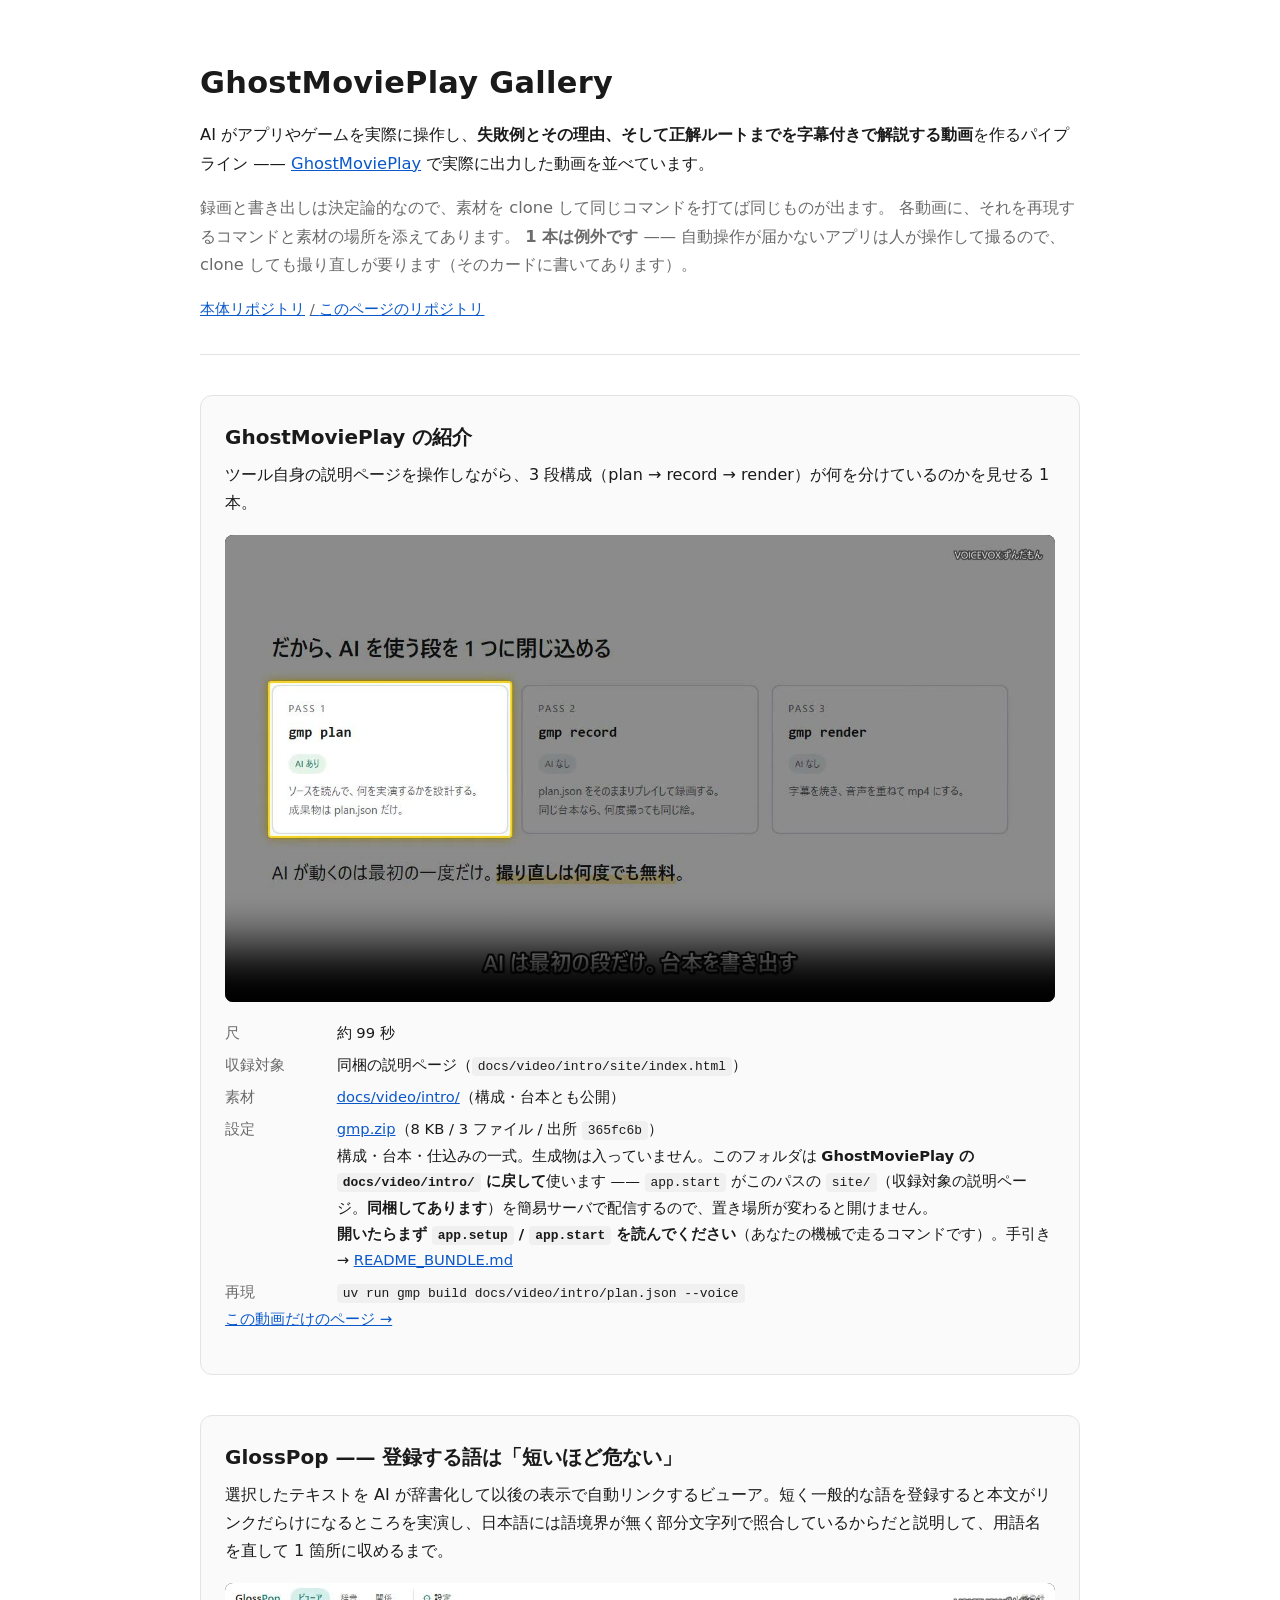
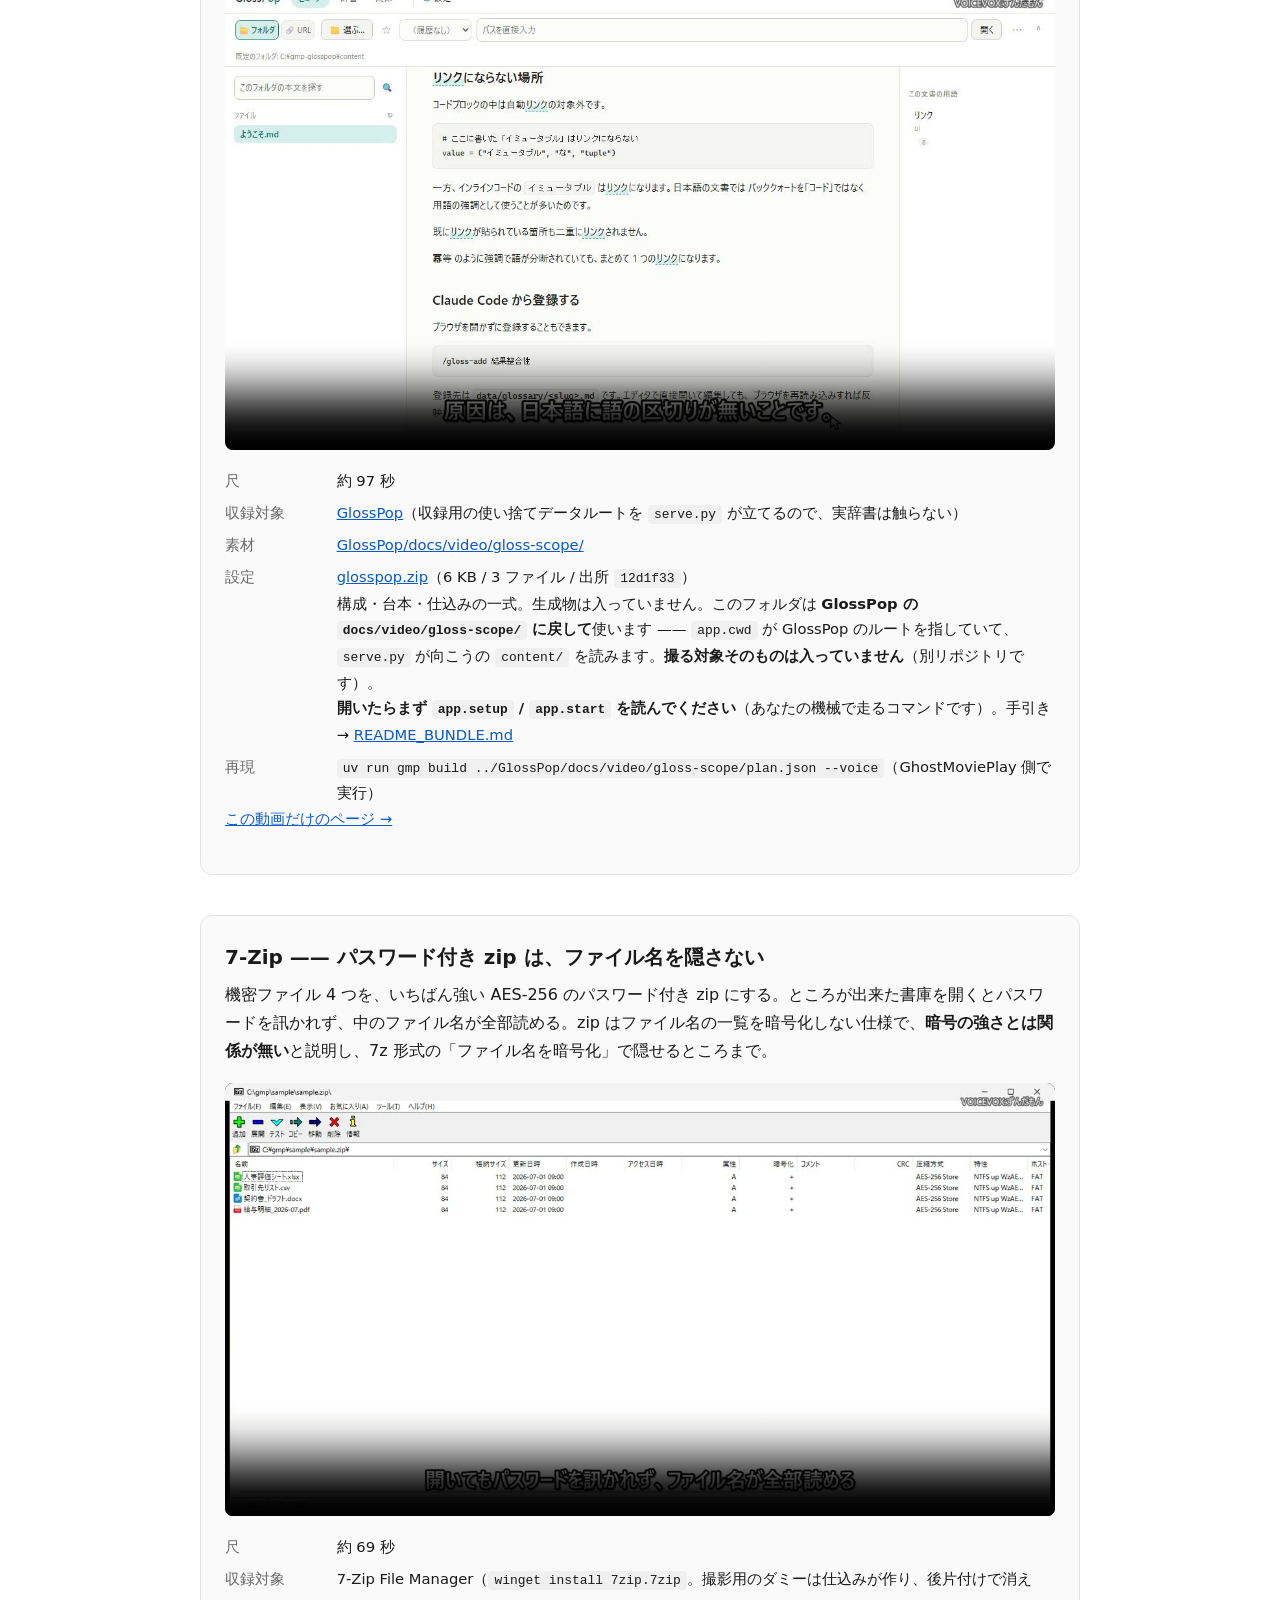
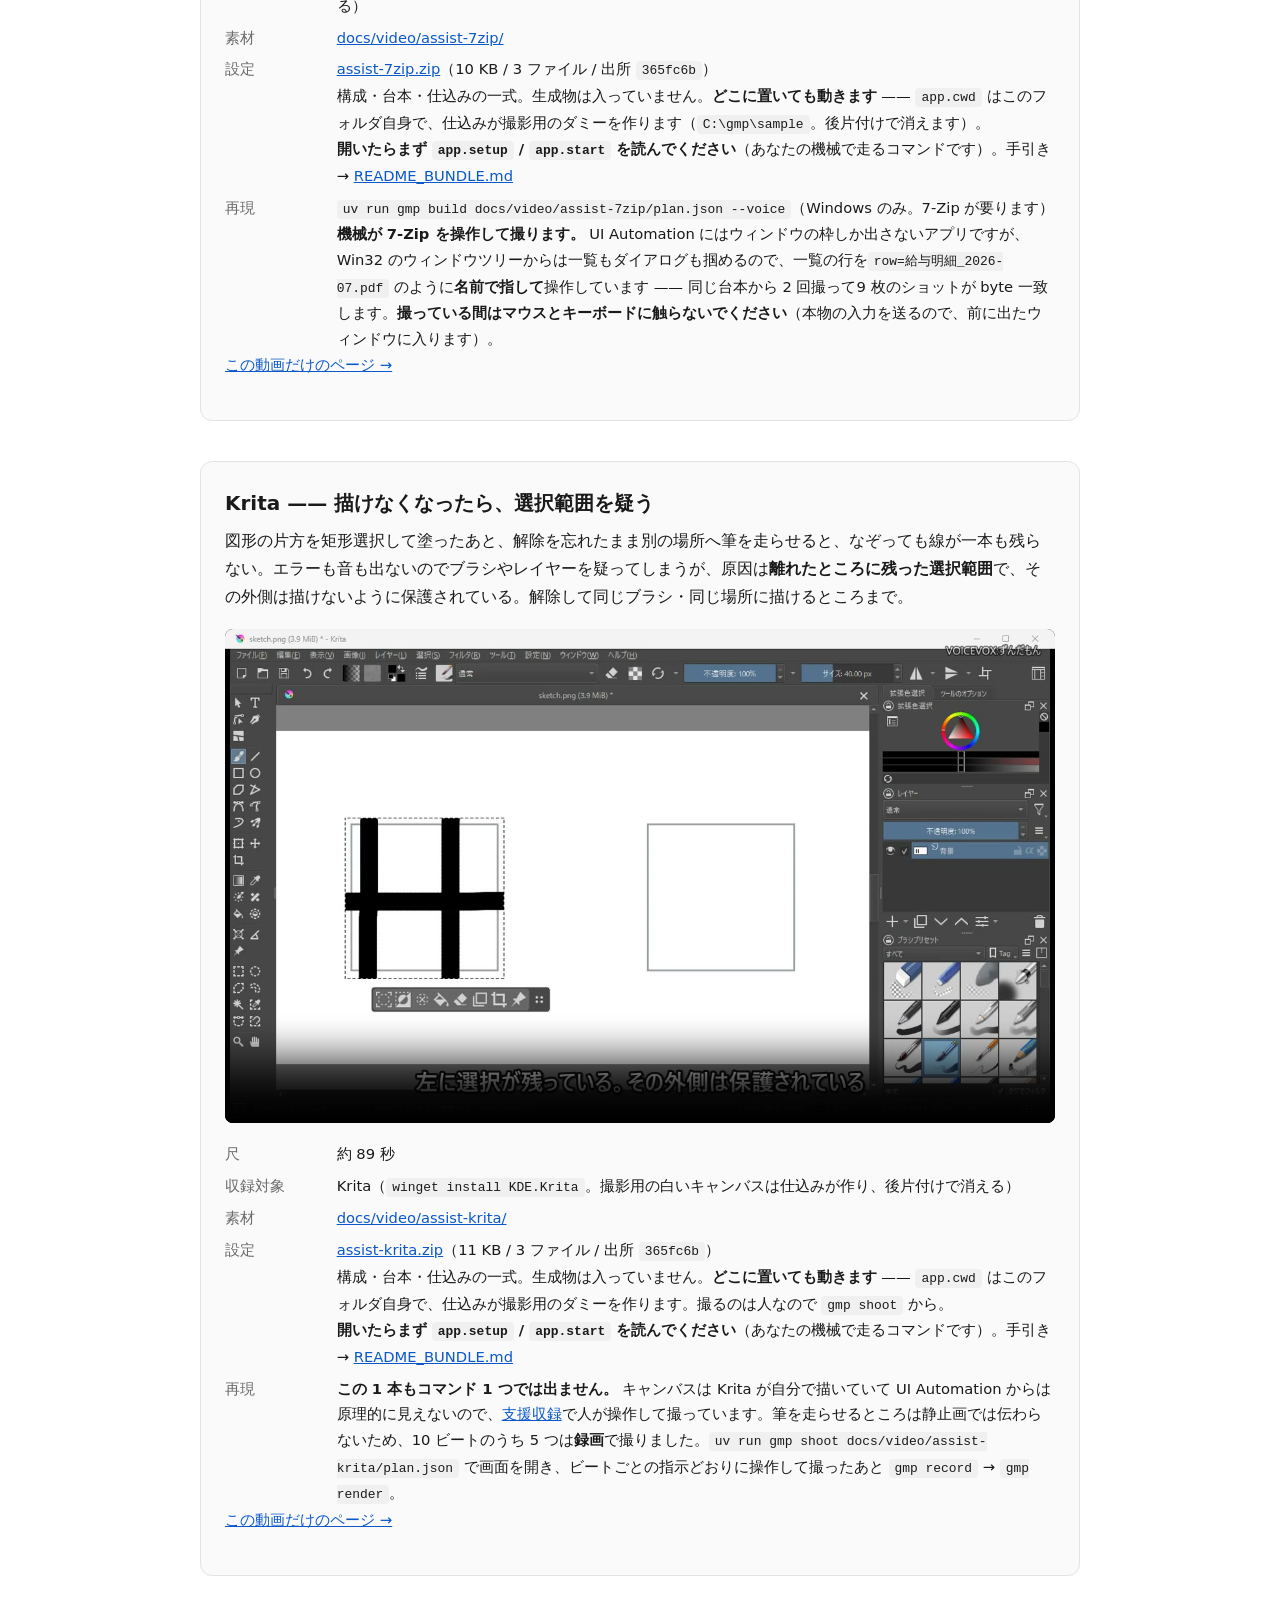
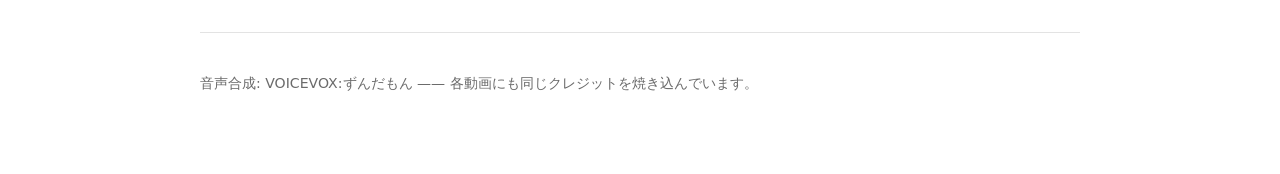
<file: index.html>
<!doctype html>
<html lang="ja">
<head>
<meta charset="utf-8">
<meta name="viewport" content="width=device-width, initial-scale=1">
<title>GhostMoviePlay Gallery</title>
<link rel="icon" href="data:image/svg+xml,%3Csvg%20xmlns='http://www.w3.org/2000/svg'%20viewBox='0%200%2032%2032'%3E%3Crect%20width='32'%20height='32'%20rx='7'%20fill='%231d6ae5'/%3E%3Cpath%20d='M13%2010.5L22%2016l-9%205.5z'%20fill='%23fff'/%3E%3C/svg%3E">
<link rel="stylesheet" href="style.css">
<meta name="description" content="GhostMoviePlay で作った実演解説動画の実例集。素材はすべて公開されていて、clone すれば同じ動画が出ます。">
<meta property="og:title" content="GhostMoviePlay Gallery">
<meta property="og:description" content="GhostMoviePlay で作った実演解説動画の実例集。素材はすべて公開されていて、clone すれば同じ動画が出ます。">
<meta property="og:url" content="https://lancard-aikawa.github.io/GhostMoviePlayGallery/">
<meta property="og:image" content="https://lancard-aikawa.github.io/GhostMoviePlayGallery/videos/gmp.jpg">
<meta property="og:site_name" content="GhostMoviePlay Gallery">
<meta property="og:locale" content="ja_JP">
<meta name="twitter:card" content="summary_large_image">
<meta property="og:type" content="website">
</head>
<body>
<div class="wrap">

<header>
  <h1>GhostMoviePlay Gallery</h1>
  <p class="lede">
    AI がアプリやゲームを実際に操作し、<strong>失敗例とその理由、そして正解ルートまでを字幕付きで解説する動画</strong>を作るパイプライン
    —— <a href="https://github.com/lancard-aikawa/GhostMoviePlay">GhostMoviePlay</a> で実際に出力した動画を並べています。
  </p>
  <p class="lede muted">
    録画と書き出しは決定論的なので、素材を clone して同じコマンドを打てば同じものが出ます。
    各動画に、それを再現するコマンドと素材の場所を添えてあります。
    <strong>1 本は例外です</strong> —— 自動操作が届かないアプリは人が操作して撮るので、
    clone しても撮り直しが要ります（そのカードに書いてあります）。
  </p>
  <p class="toplinks">
    <a href="https://github.com/lancard-aikawa/GhostMoviePlay">本体リポジトリ</a>
    <a href="https://github.com/lancard-aikawa/GhostMoviePlayGallery">このページのリポジトリ</a>
  </p>
</header>

<main>

  <article class="card" id="gmp">
    <h2><a href="v/gmp.html">GhostMoviePlay の紹介</a></h2>
    <p>ツール自身の説明ページを操作しながら、3 段構成（plan → record → render）が何を分けているのかを見せる 1 本。</p>
    <video controls playsinline preload="metadata" poster="videos/gmp.jpg" src="videos/gmp.mp4"></video>
    <dl class="meta">
      <dt>尺</dt><dd>約 99 秒</dd>
      <dt>収録対象</dt><dd>同梱の説明ページ（<code>docs/video/intro/site/index.html</code>）</dd>
      <dt>素材</dt><dd><a href="https://github.com/lancard-aikawa/GhostMoviePlay/tree/main/docs/video/intro">docs/video/intro/</a>（構成・台本とも公開）</dd>
      <dt>設定</dt><dd><a href="bundles/gmp.zip" download>gmp.zip</a>（8 KB / 3 ファイル / 出所 <code>365fc6b</code>）<br>構成・台本・仕込みの一式。生成物は入っていません。このフォルダは <strong>GhostMoviePlay の <code>docs/video/intro/</code> に戻して</strong>使います —— <code>app.start</code> がこのパスの <code>site/</code>（収録対象の説明ページ。<strong>同梱してあります</strong>）を簡易サーバで配信するので、置き場所が変わると開けません。<br><strong>開いたらまず <code>app.setup</code> / <code>app.start</code> を読んでください</strong>（あなたの機械で走るコマンドです）。手引き → <a href="https://github.com/lancard-aikawa/GhostMoviePlay/blob/main/README_BUNDLE.md">README_BUNDLE.md</a></dd>
      <dt>再現</dt><dd><code>uv run gmp build docs/video/intro/plan.json --voice</code></dd>
    </dl>
    <p class="more"><a href="v/gmp.html">この動画だけのページ →</a></p>
  </article>

  <article class="card" id="glosspop">
    <h2><a href="v/glosspop.html">GlossPop —— 登録する語は「短いほど危ない」</a></h2>
    <p>選択したテキストを AI が辞書化して以後の表示で自動リンクするビューア。短く一般的な語を登録すると本文がリンクだらけになるところを実演し、日本語には語境界が無く部分文字列で照合しているからだと説明して、用語名を直して 1 箇所に収めるまで。</p>
    <video controls playsinline preload="metadata" poster="videos/glosspop.jpg" src="videos/glosspop.mp4"></video>
    <dl class="meta">
      <dt>尺</dt><dd>約 97 秒</dd>
      <dt>収録対象</dt><dd><a href="https://github.com/lancard-aikawa/GlossPop">GlossPop</a>（収録用の使い捨てデータルートを <code>serve.py</code> が立てるので、実辞書は触らない）</dd>
      <dt>素材</dt><dd><a href="https://github.com/lancard-aikawa/GlossPop/tree/main/docs/video/gloss-scope">GlossPop/docs/video/gloss-scope/</a></dd>
      <dt>設定</dt><dd><a href="bundles/glosspop.zip" download>glosspop.zip</a>（6 KB / 3 ファイル / 出所 <code>12d1f33</code>）<br>構成・台本・仕込みの一式。生成物は入っていません。このフォルダは <strong>GlossPop の <code>docs/video/gloss-scope/</code> に戻して</strong>使います —— <code>app.cwd</code> が GlossPop のルートを指していて、<code>serve.py</code> が向こうの <code>content/</code> を読みます。<strong>撮る対象そのものは入っていません</strong>（別リポジトリです）。<br><strong>開いたらまず <code>app.setup</code> / <code>app.start</code> を読んでください</strong>（あなたの機械で走るコマンドです）。手引き → <a href="https://github.com/lancard-aikawa/GhostMoviePlay/blob/main/README_BUNDLE.md">README_BUNDLE.md</a></dd>
      <dt>再現</dt><dd><code>uv run gmp build ../GlossPop/docs/video/gloss-scope/plan.json --voice</code>（GhostMoviePlay 側で実行）</dd>
    </dl>
    <p class="more"><a href="v/glosspop.html">この動画だけのページ →</a></p>
  </article>

  <article class="card" id="assist-7zip">
    <h2><a href="v/assist-7zip.html">7-Zip —— パスワード付き zip は、ファイル名を隠さない</a></h2>
    <p>機密ファイル 4 つを、いちばん強い AES-256 のパスワード付き zip にする。ところが出来た書庫を開くとパスワードを訊かれず、中のファイル名が全部読める。zip はファイル名の一覧を暗号化しない仕様で、<strong>暗号の強さとは関係が無い</strong>と説明し、7z 形式の「ファイル名を暗号化」で隠せるところまで。</p>
    <video controls playsinline preload="metadata" poster="videos/assist-7zip.jpg" src="videos/assist-7zip.mp4"></video>
    <dl class="meta">
      <dt>尺</dt><dd>約 69 秒</dd>
      <dt>収録対象</dt><dd>7-Zip File Manager（<code>winget install 7zip.7zip</code>。撮影用のダミーは仕込みが作り、後片付けで消える）</dd>
      <dt>素材</dt><dd><a href="https://github.com/lancard-aikawa/GhostMoviePlay/tree/main/docs/video/assist-7zip">docs/video/assist-7zip/</a></dd>
      <dt>設定</dt><dd><a href="bundles/assist-7zip.zip" download>assist-7zip.zip</a>（10 KB / 3 ファイル / 出所 <code>365fc6b</code>）<br>構成・台本・仕込みの一式。生成物は入っていません。<strong>どこに置いても動きます</strong> —— <code>app.cwd</code> はこのフォルダ自身で、仕込みが撮影用のダミーを作ります（<code>C:\gmp\sample</code>。後片付けで消えます）。<br><strong>開いたらまず <code>app.setup</code> / <code>app.start</code> を読んでください</strong>（あなたの機械で走るコマンドです）。手引き → <a href="https://github.com/lancard-aikawa/GhostMoviePlay/blob/main/README_BUNDLE.md">README_BUNDLE.md</a></dd>
      <dt>再現</dt><dd><code>uv run gmp build docs/video/assist-7zip/plan.json --voice</code>（Windows のみ。7-Zip が要ります）<br><strong>機械が 7-Zip を操作して撮ります。</strong> UI Automation にはウィンドウの枠しか出さないアプリですが、Win32 のウィンドウツリーからは一覧もダイアログも掴めるので、一覧の行を<code>row=給与明細_2026-07.pdf</code> のように<strong>名前で指して</strong>操作しています —— 同じ台本から 2 回撮って9 枚のショットが byte 一致します。<strong>撮っている間はマウスとキーボードに触らないでください</strong>（本物の入力を送るので、前に出たウィンドウに入ります）。</dd>
    </dl>
    <p class="more"><a href="v/assist-7zip.html">この動画だけのページ →</a></p>
  </article>

  <article class="card" id="assist-krita">
    <h2><a href="v/assist-krita.html">Krita —— 描けなくなったら、選択範囲を疑う</a></h2>
    <p>図形の片方を矩形選択して塗ったあと、解除を忘れたまま別の場所へ筆を走らせると、なぞっても線が一本も残らない。エラーも音も出ないのでブラシやレイヤーを疑ってしまうが、原因は<strong>離れたところに残った選択範囲</strong>で、その外側は描けないように保護されている。解除して同じブラシ・同じ場所に描けるところまで。</p>
    <video controls playsinline preload="metadata" poster="videos/assist-krita.jpg" src="videos/assist-krita.mp4"></video>
    <dl class="meta">
      <dt>尺</dt><dd>約 89 秒</dd>
      <dt>収録対象</dt><dd>Krita（<code>winget install KDE.Krita</code>。撮影用の白いキャンバスは仕込みが作り、後片付けで消える）</dd>
      <dt>素材</dt><dd><a href="https://github.com/lancard-aikawa/GhostMoviePlay/tree/main/docs/video/assist-krita">docs/video/assist-krita/</a></dd>
      <dt>設定</dt><dd><a href="bundles/assist-krita.zip" download>assist-krita.zip</a>（11 KB / 3 ファイル / 出所 <code>365fc6b</code>）<br>構成・台本・仕込みの一式。生成物は入っていません。<strong>どこに置いても動きます</strong> —— <code>app.cwd</code> はこのフォルダ自身で、仕込みが撮影用のダミーを作ります。撮るのは人なので <code>gmp shoot</code> から。<br><strong>開いたらまず <code>app.setup</code> / <code>app.start</code> を読んでください</strong>（あなたの機械で走るコマンドです）。手引き → <a href="https://github.com/lancard-aikawa/GhostMoviePlay/blob/main/README_BUNDLE.md">README_BUNDLE.md</a></dd>
      <dt>再現</dt><dd><strong>この 1 本もコマンド 1 つでは出ません。</strong> キャンバスは Krita が自分で描いていて UI Automation からは原理的に見えないので、<a href="https://github.com/lancard-aikawa/GhostMoviePlay/blob/main/README_WINAPP.md">支援収録</a>で人が操作して撮っています。筆を走らせるところは静止画では伝わらないため、10 ビートのうち 5 つは<strong>録画</strong>で撮りました。<code>uv run gmp shoot docs/video/assist-krita/plan.json</code> で画面を開き、ビートごとの指示どおりに操作して撮ったあと <code>gmp record</code> → <code>gmp render</code>。</dd>
    </dl>
    <p class="more"><a href="v/assist-krita.html">この動画だけのページ →</a></p>
  </article>
</main>

<footer>
  <p>音声合成: VOICEVOX:ずんだもん —— 各動画にも同じクレジットを焼き込んでいます。</p>
</footer>

</div>
</body>
</html>
</file>
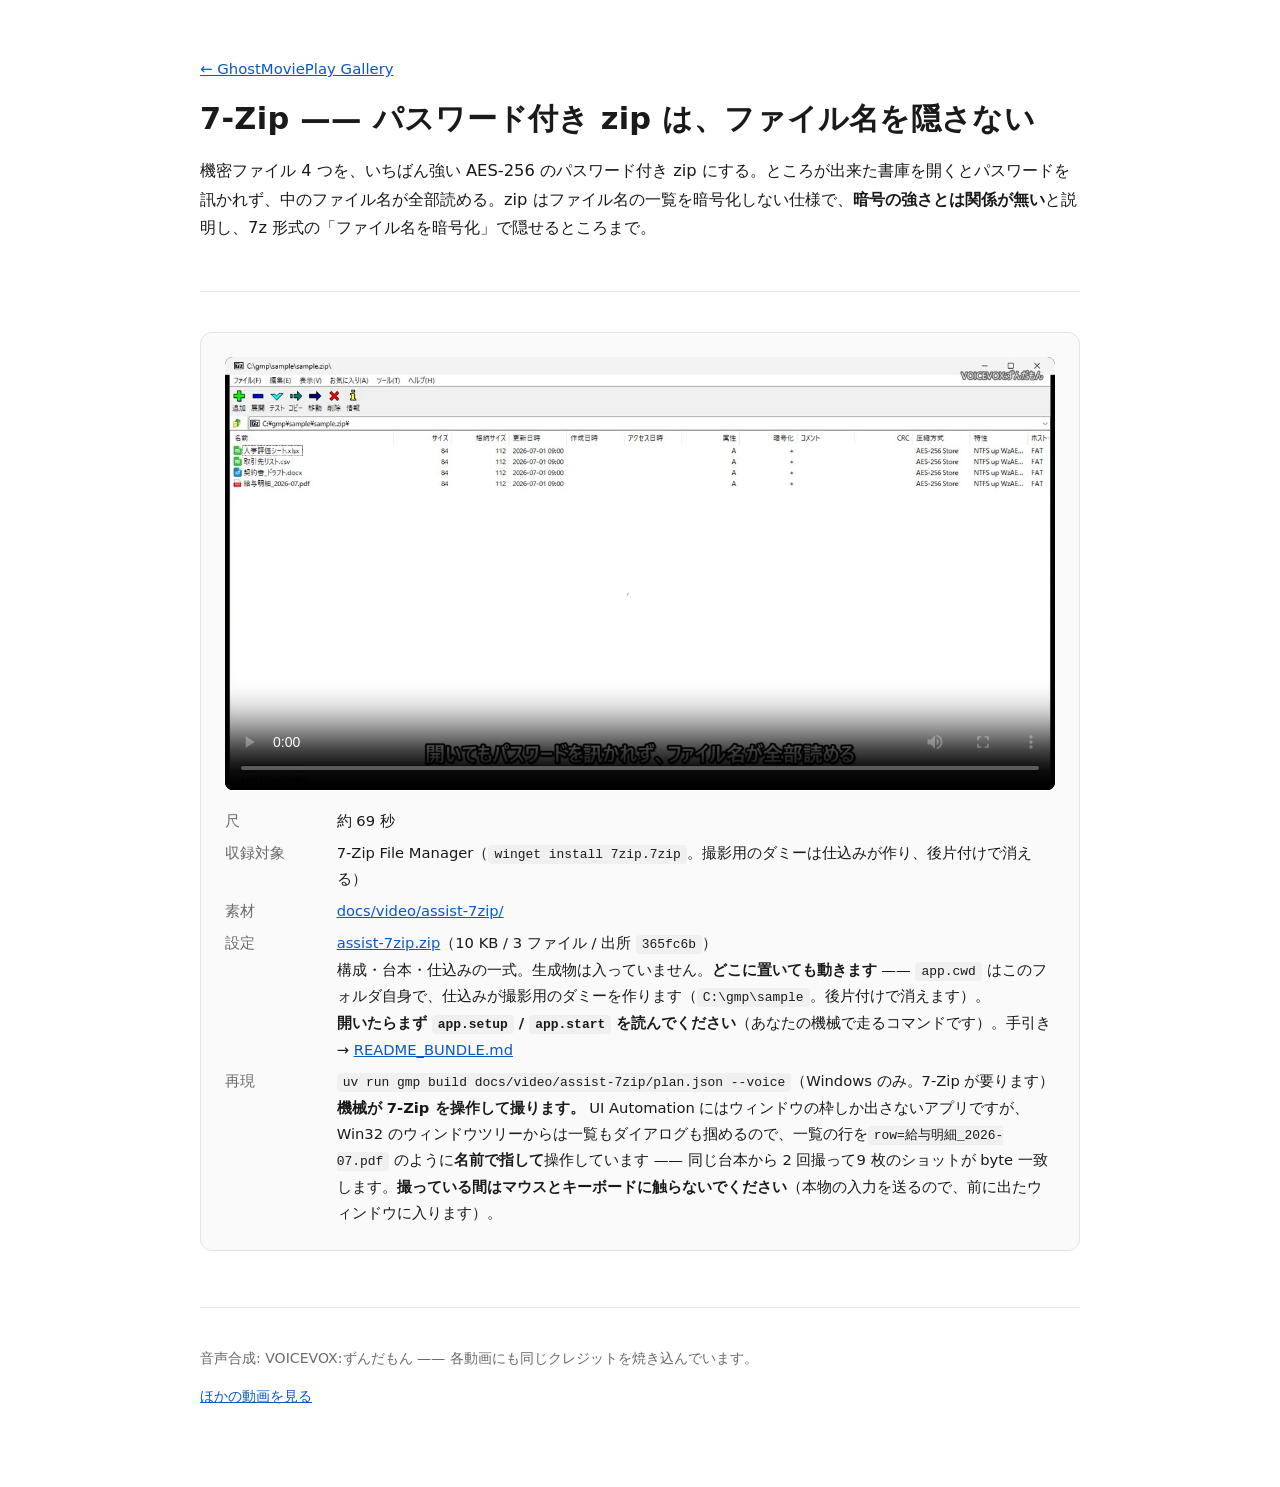
<file: v/assist-7zip.html>
<!doctype html>
<html lang="ja">
<head>
<meta charset="utf-8">
<meta name="viewport" content="width=device-width, initial-scale=1">
<title>7-Zip —— パスワード付き zip は、ファイル名を隠さない | GhostMoviePlay Gallery</title>
<link rel="icon" href="data:image/svg+xml,%3Csvg%20xmlns='http://www.w3.org/2000/svg'%20viewBox='0%200%2032%2032'%3E%3Crect%20width='32'%20height='32'%20rx='7'%20fill='%231d6ae5'/%3E%3Cpath%20d='M13%2010.5L22%2016l-9%205.5z'%20fill='%23fff'/%3E%3C/svg%3E">
<link rel="stylesheet" href="../style.css">
<meta name="description" content="機密ファイル 4 つを、いちばん強い AES-256 のパスワード付き zip にする。ところが出来た書庫を開くとパスワードを訊かれず、中のファイル名が全部読める。zip はファイル名の一覧を暗号化しない仕様で、暗号の強さとは関係が無いと説明し、7z 形式の「ファイル名を暗号化」で隠せるところまで。">
<meta property="og:title" content="7-Zip —— パスワード付き zip は、ファイル名を隠さない">
<meta property="og:description" content="機密ファイル 4 つを、いちばん強い AES-256 のパスワード付き zip にする。ところが出来た書庫を開くとパスワードを訊かれず、中のファイル名が全部読める。zip はファイル名の一覧を暗号化しない仕様で、暗号の強さとは関係が無いと説明し、7z 形式の「ファイル名を暗号化」で隠せるところまで。">
<meta property="og:url" content="https://lancard-aikawa.github.io/GhostMoviePlayGallery/v/assist-7zip.html">
<meta property="og:image" content="https://lancard-aikawa.github.io/GhostMoviePlayGallery/videos/assist-7zip.jpg">
<meta property="og:site_name" content="GhostMoviePlay Gallery">
<meta property="og:locale" content="ja_JP">
<meta name="twitter:card" content="summary_large_image">
<meta property="og:type" content="video.other">
<meta property="og:video" content="https://lancard-aikawa.github.io/GhostMoviePlayGallery/videos/assist-7zip.mp4">
<meta property="og:video:secure_url" content="https://lancard-aikawa.github.io/GhostMoviePlayGallery/videos/assist-7zip.mp4">
<meta property="og:video:type" content="video/mp4">
<meta property="video:duration" content="69">
</head>
<body>
<div class="wrap">

<header>
  <p class="back"><a href="../">← GhostMoviePlay Gallery</a></p>
  <h1>7-Zip —— パスワード付き zip は、ファイル名を隠さない</h1>
  <p class="lede">機密ファイル 4 つを、いちばん強い AES-256 のパスワード付き zip にする。ところが出来た書庫を開くとパスワードを訊かれず、中のファイル名が全部読める。zip はファイル名の一覧を暗号化しない仕様で、<strong>暗号の強さとは関係が無い</strong>と説明し、7z 形式の「ファイル名を暗号化」で隠せるところまで。</p>
</header>

<main>
  <article class="card">
    <video controls playsinline preload="metadata" poster="../videos/assist-7zip.jpg" src="../videos/assist-7zip.mp4"></video>
    <dl class="meta">
      <dt>尺</dt><dd>約 69 秒</dd>
      <dt>収録対象</dt><dd>7-Zip File Manager（<code>winget install 7zip.7zip</code>。撮影用のダミーは仕込みが作り、後片付けで消える）</dd>
      <dt>素材</dt><dd><a href="https://github.com/lancard-aikawa/GhostMoviePlay/tree/main/docs/video/assist-7zip">docs/video/assist-7zip/</a></dd>
      <dt>設定</dt><dd><a href="../bundles/assist-7zip.zip" download>assist-7zip.zip</a>（10 KB / 3 ファイル / 出所 <code>365fc6b</code>）<br>構成・台本・仕込みの一式。生成物は入っていません。<strong>どこに置いても動きます</strong> —— <code>app.cwd</code> はこのフォルダ自身で、仕込みが撮影用のダミーを作ります（<code>C:\gmp\sample</code>。後片付けで消えます）。<br><strong>開いたらまず <code>app.setup</code> / <code>app.start</code> を読んでください</strong>（あなたの機械で走るコマンドです）。手引き → <a href="https://github.com/lancard-aikawa/GhostMoviePlay/blob/main/README_BUNDLE.md">README_BUNDLE.md</a></dd>
      <dt>再現</dt><dd><code>uv run gmp build docs/video/assist-7zip/plan.json --voice</code>（Windows のみ。7-Zip が要ります）<br><strong>機械が 7-Zip を操作して撮ります。</strong> UI Automation にはウィンドウの枠しか出さないアプリですが、Win32 のウィンドウツリーからは一覧もダイアログも掴めるので、一覧の行を<code>row=給与明細_2026-07.pdf</code> のように<strong>名前で指して</strong>操作しています —— 同じ台本から 2 回撮って9 枚のショットが byte 一致します。<strong>撮っている間はマウスとキーボードに触らないでください</strong>（本物の入力を送るので、前に出たウィンドウに入ります）。</dd>
    </dl>
  </article>
</main>

<footer>
  <p>音声合成: VOICEVOX:ずんだもん —— 各動画にも同じクレジットを焼き込んでいます。</p>
  <p><a href="../">ほかの動画を見る</a></p>
</footer>

</div>
</body>
</html>
</file>
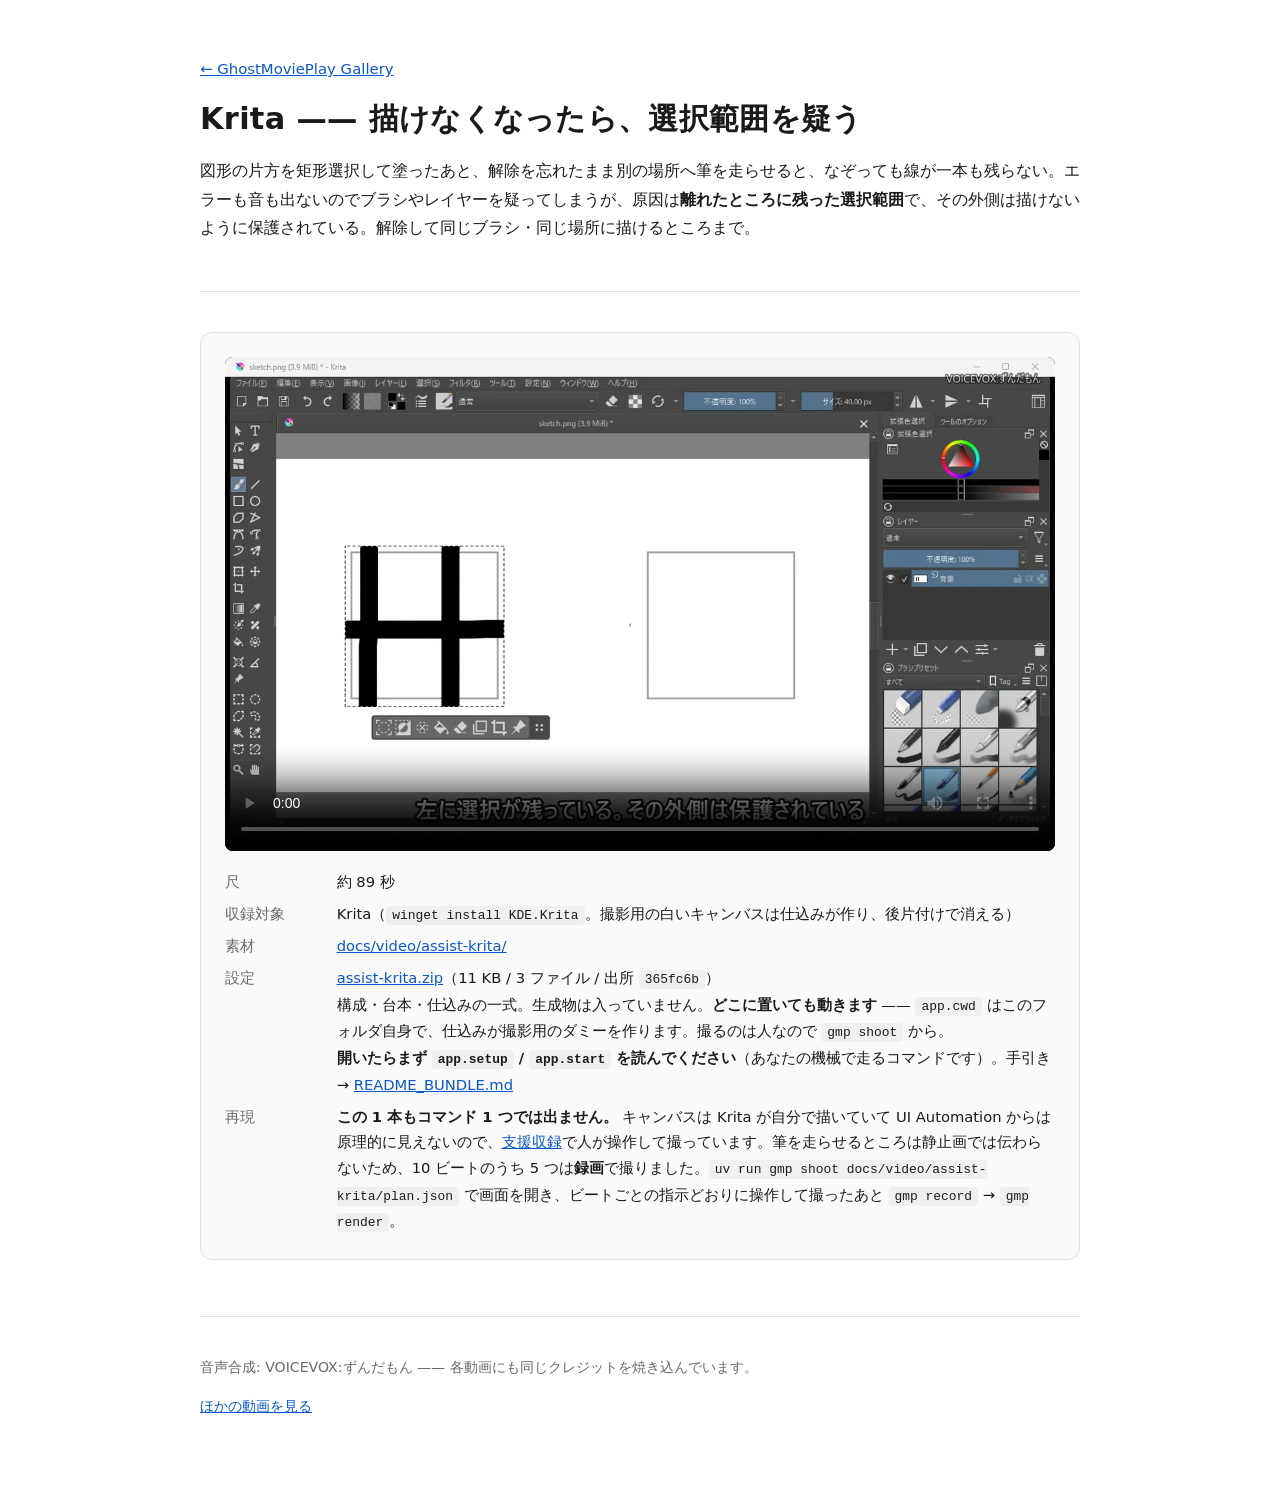
<file: v/assist-krita.html>
<!doctype html>
<html lang="ja">
<head>
<meta charset="utf-8">
<meta name="viewport" content="width=device-width, initial-scale=1">
<title>Krita —— 描けなくなったら、選択範囲を疑う | GhostMoviePlay Gallery</title>
<link rel="icon" href="data:image/svg+xml,%3Csvg%20xmlns='http://www.w3.org/2000/svg'%20viewBox='0%200%2032%2032'%3E%3Crect%20width='32'%20height='32'%20rx='7'%20fill='%231d6ae5'/%3E%3Cpath%20d='M13%2010.5L22%2016l-9%205.5z'%20fill='%23fff'/%3E%3C/svg%3E">
<link rel="stylesheet" href="../style.css">
<meta name="description" content="図形の片方を矩形選択して塗ったあと、解除を忘れたまま別の場所へ筆を走らせると、なぞっても線が一本も残らない。エラーも音も出ないのでブラシやレイヤーを疑ってしまうが、原因は離れたところに残った選択範囲で、その外側は描けないように保護されている。解除して同じブラシ・同じ場所に描けるところまで。">
<meta property="og:title" content="Krita —— 描けなくなったら、選択範囲を疑う">
<meta property="og:description" content="図形の片方を矩形選択して塗ったあと、解除を忘れたまま別の場所へ筆を走らせると、なぞっても線が一本も残らない。エラーも音も出ないのでブラシやレイヤーを疑ってしまうが、原因は離れたところに残った選択範囲で、その外側は描けないように保護されている。解除して同じブラシ・同じ場所に描けるところまで。">
<meta property="og:url" content="https://lancard-aikawa.github.io/GhostMoviePlayGallery/v/assist-krita.html">
<meta property="og:image" content="https://lancard-aikawa.github.io/GhostMoviePlayGallery/videos/assist-krita.jpg">
<meta property="og:site_name" content="GhostMoviePlay Gallery">
<meta property="og:locale" content="ja_JP">
<meta name="twitter:card" content="summary_large_image">
<meta property="og:type" content="video.other">
<meta property="og:video" content="https://lancard-aikawa.github.io/GhostMoviePlayGallery/videos/assist-krita.mp4">
<meta property="og:video:secure_url" content="https://lancard-aikawa.github.io/GhostMoviePlayGallery/videos/assist-krita.mp4">
<meta property="og:video:type" content="video/mp4">
<meta property="video:duration" content="89">
</head>
<body>
<div class="wrap">

<header>
  <p class="back"><a href="../">← GhostMoviePlay Gallery</a></p>
  <h1>Krita —— 描けなくなったら、選択範囲を疑う</h1>
  <p class="lede">図形の片方を矩形選択して塗ったあと、解除を忘れたまま別の場所へ筆を走らせると、なぞっても線が一本も残らない。エラーも音も出ないのでブラシやレイヤーを疑ってしまうが、原因は<strong>離れたところに残った選択範囲</strong>で、その外側は描けないように保護されている。解除して同じブラシ・同じ場所に描けるところまで。</p>
</header>

<main>
  <article class="card">
    <video controls playsinline preload="metadata" poster="../videos/assist-krita.jpg" src="../videos/assist-krita.mp4"></video>
    <dl class="meta">
      <dt>尺</dt><dd>約 89 秒</dd>
      <dt>収録対象</dt><dd>Krita（<code>winget install KDE.Krita</code>。撮影用の白いキャンバスは仕込みが作り、後片付けで消える）</dd>
      <dt>素材</dt><dd><a href="https://github.com/lancard-aikawa/GhostMoviePlay/tree/main/docs/video/assist-krita">docs/video/assist-krita/</a></dd>
      <dt>設定</dt><dd><a href="../bundles/assist-krita.zip" download>assist-krita.zip</a>（11 KB / 3 ファイル / 出所 <code>365fc6b</code>）<br>構成・台本・仕込みの一式。生成物は入っていません。<strong>どこに置いても動きます</strong> —— <code>app.cwd</code> はこのフォルダ自身で、仕込みが撮影用のダミーを作ります。撮るのは人なので <code>gmp shoot</code> から。<br><strong>開いたらまず <code>app.setup</code> / <code>app.start</code> を読んでください</strong>（あなたの機械で走るコマンドです）。手引き → <a href="https://github.com/lancard-aikawa/GhostMoviePlay/blob/main/README_BUNDLE.md">README_BUNDLE.md</a></dd>
      <dt>再現</dt><dd><strong>この 1 本もコマンド 1 つでは出ません。</strong> キャンバスは Krita が自分で描いていて UI Automation からは原理的に見えないので、<a href="https://github.com/lancard-aikawa/GhostMoviePlay/blob/main/README_WINAPP.md">支援収録</a>で人が操作して撮っています。筆を走らせるところは静止画では伝わらないため、10 ビートのうち 5 つは<strong>録画</strong>で撮りました。<code>uv run gmp shoot docs/video/assist-krita/plan.json</code> で画面を開き、ビートごとの指示どおりに操作して撮ったあと <code>gmp record</code> → <code>gmp render</code>。</dd>
    </dl>
  </article>
</main>

<footer>
  <p>音声合成: VOICEVOX:ずんだもん —— 各動画にも同じクレジットを焼き込んでいます。</p>
  <p><a href="../">ほかの動画を見る</a></p>
</footer>

</div>
</body>
</html>
</file>
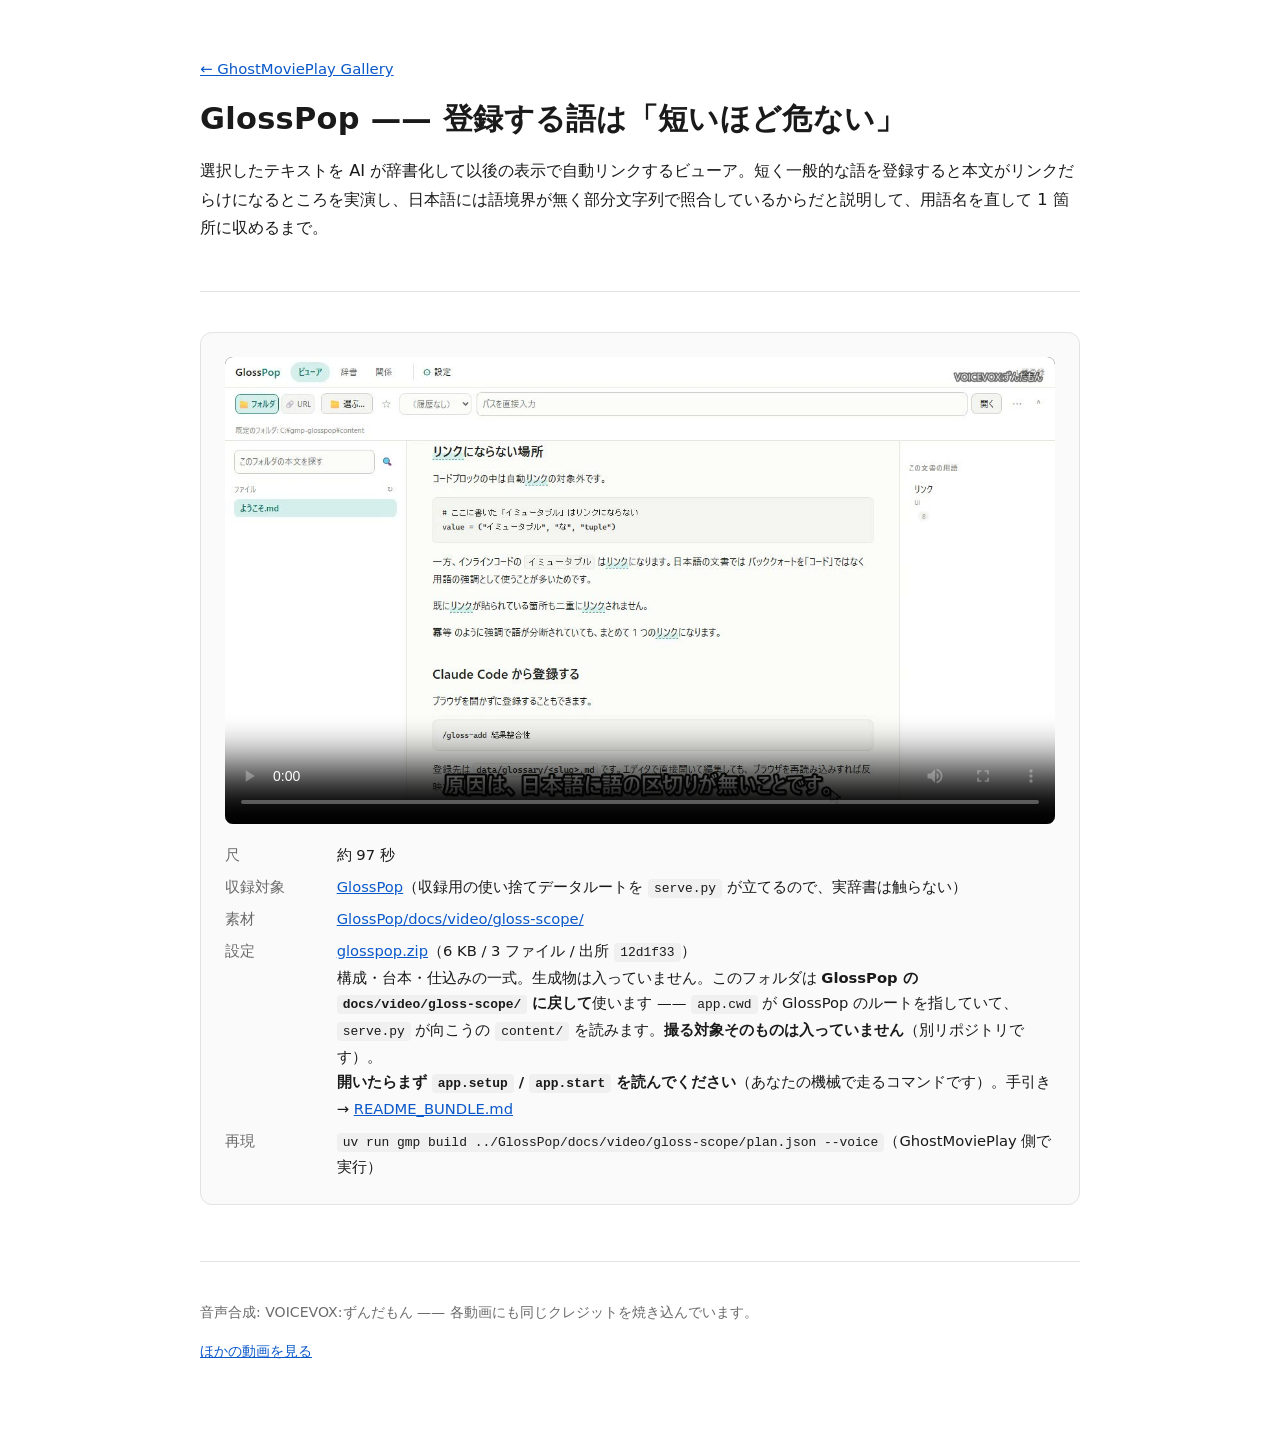
<file: v/glosspop.html>
<!doctype html>
<html lang="ja">
<head>
<meta charset="utf-8">
<meta name="viewport" content="width=device-width, initial-scale=1">
<title>GlossPop —— 登録する語は「短いほど危ない」 | GhostMoviePlay Gallery</title>
<link rel="icon" href="data:image/svg+xml,%3Csvg%20xmlns='http://www.w3.org/2000/svg'%20viewBox='0%200%2032%2032'%3E%3Crect%20width='32'%20height='32'%20rx='7'%20fill='%231d6ae5'/%3E%3Cpath%20d='M13%2010.5L22%2016l-9%205.5z'%20fill='%23fff'/%3E%3C/svg%3E">
<link rel="stylesheet" href="../style.css">
<meta name="description" content="選択したテキストを AI が辞書化して以後の表示で自動リンクするビューア。短く一般的な語を登録すると本文がリンクだらけになるところを実演し、日本語には語境界が無く部分文字列で照合しているからだと説明して、用語名を直して 1 箇所に収めるまで。">
<meta property="og:title" content="GlossPop —— 登録する語は「短いほど危ない」">
<meta property="og:description" content="選択したテキストを AI が辞書化して以後の表示で自動リンクするビューア。短く一般的な語を登録すると本文がリンクだらけになるところを実演し、日本語には語境界が無く部分文字列で照合しているからだと説明して、用語名を直して 1 箇所に収めるまで。">
<meta property="og:url" content="https://lancard-aikawa.github.io/GhostMoviePlayGallery/v/glosspop.html">
<meta property="og:image" content="https://lancard-aikawa.github.io/GhostMoviePlayGallery/videos/glosspop.jpg">
<meta property="og:site_name" content="GhostMoviePlay Gallery">
<meta property="og:locale" content="ja_JP">
<meta name="twitter:card" content="summary_large_image">
<meta property="og:type" content="video.other">
<meta property="og:video" content="https://lancard-aikawa.github.io/GhostMoviePlayGallery/videos/glosspop.mp4">
<meta property="og:video:secure_url" content="https://lancard-aikawa.github.io/GhostMoviePlayGallery/videos/glosspop.mp4">
<meta property="og:video:type" content="video/mp4">
<meta property="video:duration" content="97">
</head>
<body>
<div class="wrap">

<header>
  <p class="back"><a href="../">← GhostMoviePlay Gallery</a></p>
  <h1>GlossPop —— 登録する語は「短いほど危ない」</h1>
  <p class="lede">選択したテキストを AI が辞書化して以後の表示で自動リンクするビューア。短く一般的な語を登録すると本文がリンクだらけになるところを実演し、日本語には語境界が無く部分文字列で照合しているからだと説明して、用語名を直して 1 箇所に収めるまで。</p>
</header>

<main>
  <article class="card">
    <video controls playsinline preload="metadata" poster="../videos/glosspop.jpg" src="../videos/glosspop.mp4"></video>
    <dl class="meta">
      <dt>尺</dt><dd>約 97 秒</dd>
      <dt>収録対象</dt><dd><a href="https://github.com/lancard-aikawa/GlossPop">GlossPop</a>（収録用の使い捨てデータルートを <code>serve.py</code> が立てるので、実辞書は触らない）</dd>
      <dt>素材</dt><dd><a href="https://github.com/lancard-aikawa/GlossPop/tree/main/docs/video/gloss-scope">GlossPop/docs/video/gloss-scope/</a></dd>
      <dt>設定</dt><dd><a href="../bundles/glosspop.zip" download>glosspop.zip</a>（6 KB / 3 ファイル / 出所 <code>12d1f33</code>）<br>構成・台本・仕込みの一式。生成物は入っていません。このフォルダは <strong>GlossPop の <code>docs/video/gloss-scope/</code> に戻して</strong>使います —— <code>app.cwd</code> が GlossPop のルートを指していて、<code>serve.py</code> が向こうの <code>content/</code> を読みます。<strong>撮る対象そのものは入っていません</strong>（別リポジトリです）。<br><strong>開いたらまず <code>app.setup</code> / <code>app.start</code> を読んでください</strong>（あなたの機械で走るコマンドです）。手引き → <a href="https://github.com/lancard-aikawa/GhostMoviePlay/blob/main/README_BUNDLE.md">README_BUNDLE.md</a></dd>
      <dt>再現</dt><dd><code>uv run gmp build ../GlossPop/docs/video/gloss-scope/plan.json --voice</code>（GhostMoviePlay 側で実行）</dd>
    </dl>
  </article>
</main>

<footer>
  <p>音声合成: VOICEVOX:ずんだもん —— 各動画にも同じクレジットを焼き込んでいます。</p>
  <p><a href="../">ほかの動画を見る</a></p>
</footer>

</div>
</body>
</html>
</file>
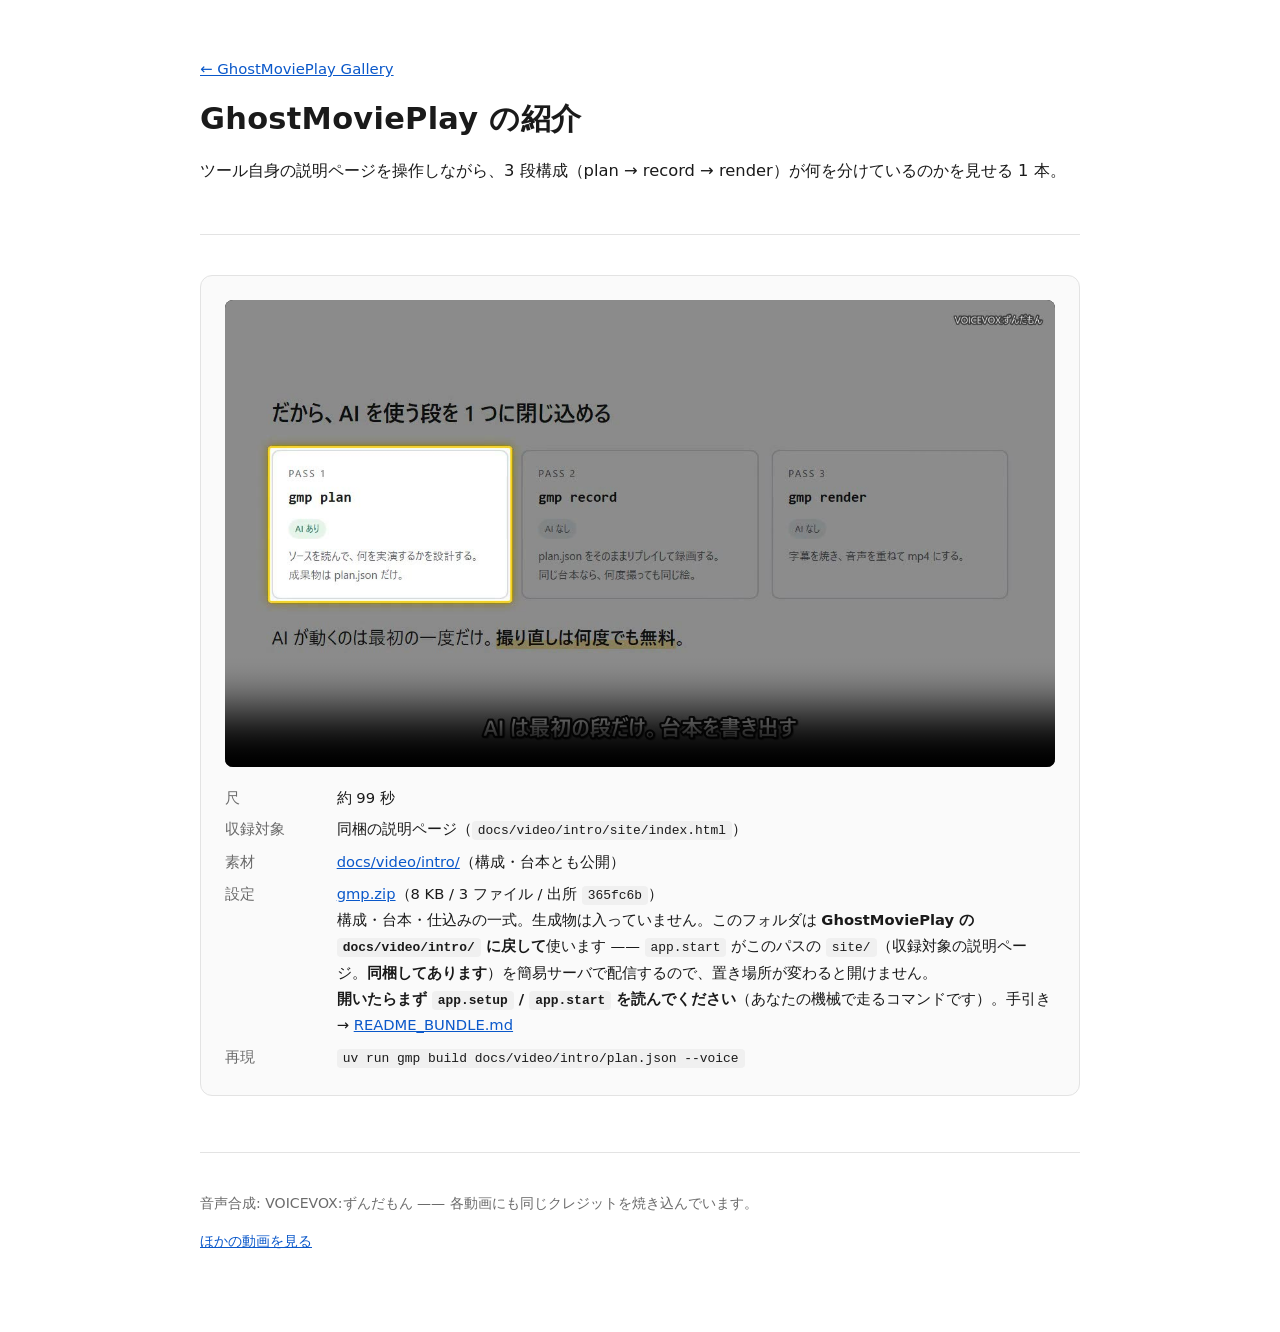
<file: v/gmp.html>
<!doctype html>
<html lang="ja">
<head>
<meta charset="utf-8">
<meta name="viewport" content="width=device-width, initial-scale=1">
<title>GhostMoviePlay の紹介 | GhostMoviePlay Gallery</title>
<link rel="icon" href="data:image/svg+xml,%3Csvg%20xmlns='http://www.w3.org/2000/svg'%20viewBox='0%200%2032%2032'%3E%3Crect%20width='32'%20height='32'%20rx='7'%20fill='%231d6ae5'/%3E%3Cpath%20d='M13%2010.5L22%2016l-9%205.5z'%20fill='%23fff'/%3E%3C/svg%3E">
<link rel="stylesheet" href="../style.css">
<meta name="description" content="ツール自身の説明ページを操作しながら、3 段構成（plan → record → render）が何を分けているのかを見せる 1 本。">
<meta property="og:title" content="GhostMoviePlay の紹介">
<meta property="og:description" content="ツール自身の説明ページを操作しながら、3 段構成（plan → record → render）が何を分けているのかを見せる 1 本。">
<meta property="og:url" content="https://lancard-aikawa.github.io/GhostMoviePlayGallery/v/gmp.html">
<meta property="og:image" content="https://lancard-aikawa.github.io/GhostMoviePlayGallery/videos/gmp.jpg">
<meta property="og:site_name" content="GhostMoviePlay Gallery">
<meta property="og:locale" content="ja_JP">
<meta name="twitter:card" content="summary_large_image">
<meta property="og:type" content="video.other">
<meta property="og:video" content="https://lancard-aikawa.github.io/GhostMoviePlayGallery/videos/gmp.mp4">
<meta property="og:video:secure_url" content="https://lancard-aikawa.github.io/GhostMoviePlayGallery/videos/gmp.mp4">
<meta property="og:video:type" content="video/mp4">
<meta property="video:duration" content="99">
</head>
<body>
<div class="wrap">

<header>
  <p class="back"><a href="../">← GhostMoviePlay Gallery</a></p>
  <h1>GhostMoviePlay の紹介</h1>
  <p class="lede">ツール自身の説明ページを操作しながら、3 段構成（plan → record → render）が何を分けているのかを見せる 1 本。</p>
</header>

<main>
  <article class="card">
    <video controls playsinline preload="metadata" poster="../videos/gmp.jpg" src="../videos/gmp.mp4"></video>
    <dl class="meta">
      <dt>尺</dt><dd>約 99 秒</dd>
      <dt>収録対象</dt><dd>同梱の説明ページ（<code>docs/video/intro/site/index.html</code>）</dd>
      <dt>素材</dt><dd><a href="https://github.com/lancard-aikawa/GhostMoviePlay/tree/main/docs/video/intro">docs/video/intro/</a>（構成・台本とも公開）</dd>
      <dt>設定</dt><dd><a href="../bundles/gmp.zip" download>gmp.zip</a>（8 KB / 3 ファイル / 出所 <code>365fc6b</code>）<br>構成・台本・仕込みの一式。生成物は入っていません。このフォルダは <strong>GhostMoviePlay の <code>docs/video/intro/</code> に戻して</strong>使います —— <code>app.start</code> がこのパスの <code>site/</code>（収録対象の説明ページ。<strong>同梱してあります</strong>）を簡易サーバで配信するので、置き場所が変わると開けません。<br><strong>開いたらまず <code>app.setup</code> / <code>app.start</code> を読んでください</strong>（あなたの機械で走るコマンドです）。手引き → <a href="https://github.com/lancard-aikawa/GhostMoviePlay/blob/main/README_BUNDLE.md">README_BUNDLE.md</a></dd>
      <dt>再現</dt><dd><code>uv run gmp build docs/video/intro/plan.json --voice</code></dd>
    </dl>
  </article>
</main>

<footer>
  <p>音声合成: VOICEVOX:ずんだもん —— 各動画にも同じクレジットを焼き込んでいます。</p>
  <p><a href="../">ほかの動画を見る</a></p>
</footer>

</div>
</body>
</html>
</file>
<file: style.css>
/* 一覧 (index.html) と 1本ぶんのページ (v/*.html) で共通。
   どちらも build.py が吐くが、**CSS は生成物ではない** —— ここを手で直す。 */

:root {
  --bg: #ffffff;
  --fg: #1a1a1a;
  --muted: #6b6b6b;
  --line: #e3e3e3;
  --card: #fafafa;
  --link: #0a58ca;
  --code-bg: #f0f0f0;
}
@media (prefers-color-scheme: dark) {
  :root {
    --bg: #16181c;
    --fg: #e8e8e8;
    --muted: #9aa0a6;
    --line: #2c2f36;
    --card: #1d2026;
    --link: #7fb2ff;
    --code-bg: #24272e;
  }
}
* { box-sizing: border-box; }
body {
  margin: 0;
  padding: 0 20px 64px;
  background: var(--bg);
  color: var(--fg);
  font-family: system-ui, -apple-system, "Segoe UI", "Yu Gothic UI", "Hiragino Sans", "Noto Sans JP", sans-serif;
  line-height: 1.75;
  -webkit-text-size-adjust: 100%;
}
.wrap { max-width: 880px; margin: 0 auto; }
header { padding: 56px 0 32px; border-bottom: 1px solid var(--line); }
h1 { margin: 0 0 12px; font-size: 1.9rem; letter-spacing: .01em; }
.lede { margin: 0 0 16px; font-size: 1.02rem; }
.muted { color: var(--muted); }
a { color: var(--link); }
a:hover { text-decoration: none; }
.toplinks { margin: 0; font-size: .93rem; }
.toplinks a + a::before { content: " / "; color: var(--muted); }

/* 1本ぶんのページの「← 一覧へ」。header の中で h1 の上に出す */
.back { margin: 0 0 10px; font-size: .93rem; }

.card {
  margin: 40px 0 0;
  padding: 24px;
  background: var(--card);
  border: 1px solid var(--line);
  border-radius: 12px;
}
.card h2 { margin: 0 0 6px; font-size: 1.25rem; }
.card h2 a { color: inherit; text-decoration: none; }
.card h2 a:hover { color: var(--link); text-decoration: underline; }
.card > p { margin: 0 0 18px; }
video {
  display: block;
  width: 100%;
  height: auto;
  background: #000;
  border-radius: 8px;
}
dl.meta {
  display: grid;
  grid-template-columns: 6.5em 1fr;
  gap: 6px 16px;
  margin: 18px 0 0;
  font-size: .92rem;
}
dl.meta dt { color: var(--muted); }
dl.meta dd { margin: 0; min-width: 0; }
code {
  padding: 2px 6px;
  background: var(--code-bg);
  border-radius: 4px;
  font-family: ui-monospace, SFMono-Regular, Consolas, "Courier New", monospace;
  font-size: .88em;
  overflow-wrap: anywhere;
}
/* カードから 1本ぶんのページへ */
.more { margin: 16px 0 0; font-size: .93rem; }

footer {
  margin: 56px 0 0;
  padding-top: 24px;
  border-top: 1px solid var(--line);
  font-size: .88rem;
  color: var(--muted);
}
@media (max-width: 560px) {
  header { padding-top: 36px; }
  .card { padding: 16px; }
  dl.meta { grid-template-columns: 1fr; gap: 2px 0; }
  dl.meta dd { margin-bottom: 8px; }
}
</file>
